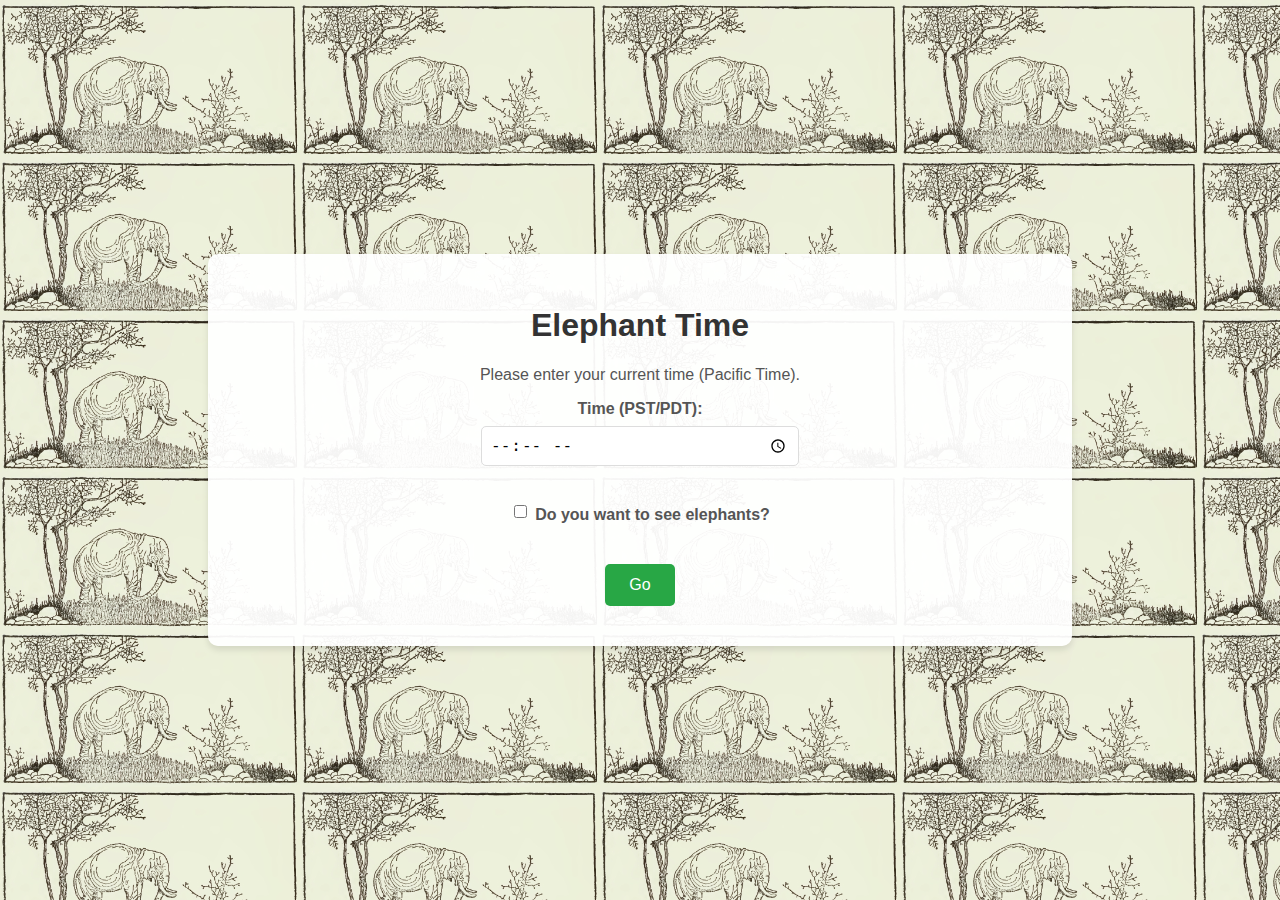
<file: index.html>
<!DOCTYPE html>
<html lang="en">
<head>
    <meta charset="UTF-8">
    <meta name="viewport" content="width=device-width, initial-scale=1.0">
    <title>Elephant Cam Time</title>
    <link rel="stylesheet" href="style.css">
</head>
<body>

<div class="container">
    <h1>Elephant Time</h1>
    <p>Please enter your current time (Pacific Time).</p>

    <label for="timeInput">Time (PST/PDT):</label>
    <input type="time" id="timeInput" required>

    <div class="checkbox-group">
        <input type="checkbox" id="showElephants">
        <label for="showElephants">Do you want to see elephants?</label>
    </div>

    <button onclick="findElephants()">Go</button>
</div>

<script>
    function findElephants() {
        const timeInput = document.getElementById('timeInput').value;
        const wantsElephants = document.getElementById('showElephants').checked;

        if (!wantsElephants) {
            alert("Maybe next time!");
            return;
        }

        if (!timeInput) {
            alert("Please enter a time.");
            return;
        }

        // Parse input time (HH:MM)
        const [hours, minutes] = timeInput.split(':').map(Number);

        // Convert Pacific Time (approx UTC-8) to UTC
        let utcHours = (hours + 8) % 24;

        // Schedule Logic (UTC)
        // 01:00 - 05:00 UTC: Australia (11am - 3pm AEDT)
        // 05:00 - 15:00 UTC: Africa (7am - 5pm SAST)
        // 15:00 - 01:00 UTC: America (7am - 5pm PST)

        // Debugging
        console.log(`Input: ${hours}:${minutes} PST, UTC: ${utcHours}`);

        let destination = 'america.html'; // Default

        if (utcHours >= 1 && utcHours < 5) {
            destination = 'australia.html';
        } else if (utcHours >= 5 && utcHours < 15) {
            destination = 'africa.html';
        } else if (utcHours >= 15 && utcHours < 21) {
             destination = 'america.html';
        } else {
             // 21 to 24 OR 0 to 1 -> Australia is better
             // UTC 21:00 is 1pm in Australia (Daylight).
             // UTC 21:00 is 1pm PST (America, Daylight).
             // Wait, earlier logic:
             // America: 15:00 - 01:00 UTC (Daylight)
             // Australia: 21:00 - 07:00 UTC (Daylight)

             // Overlap 21:00 - 01:00.
             // We can split it.

             // Let's stick to the simpler logic I derived:
             // 01-05: Australia
             // 05-15: Africa
             // 15-01: America? No, 15-21 America.
             // 21-01: Australia covers 21-07. America covers 15-01.
             // Let's use Australia for late night US time (early morning Australia).

             // Revised Simple Schedule:
             // 05-15: Africa
             // 15-21: America
             // 21-05: Australia

             destination = 'australia.html';
        }

        window.location.href = destination;
    }
</script>

</body>
</html>
</file>
<file: style.css>
body {
    font-family: 'Segoe UI', Tahoma, Geneva, Verdana, sans-serif;
    background-color: #f0f8ff;
    /* Use the downloaded image */
    background-image: url('images/elephant_bg.jpg');
    background-repeat: repeat;
    background-size: 300px; /* Adjust size to make it "simplistic wallpaper" style */
    background-blend-mode: multiply; /* Blend with background color */

    display: flex;
    flex-direction: column;
    align-items: center;
    justify-content: center;
    min-height: 100vh;
    margin: 0;
    text-align: center;
}

.container, .cam-container {
    background: rgba(255, 255, 255, 0.95); /* Opaque white to read text clearly */
    padding: 2rem;
    border-radius: 10px;
    box-shadow: 0 4px 6px rgba(0,0,0,0.1);
    max-width: 800px;
    width: 90%;
    margin: 1rem;
}

h1 { color: #333; }
p { color: #555; }

/* Input Styles */
label { display: block; margin: 1rem 0 0.5rem; color: #555; font-weight: bold; }
input[type="time"] {
    width: 100%;
    max-width: 300px;
    padding: 0.5rem;
    font-size: 1rem;
    border: 1px solid #ddd;
    border-radius: 5px;
    display: block;
    margin: 0 auto;
}

.checkbox-group {
    margin: 1.5rem 0;
    display: flex;
    align-items: center;
    justify-content: center;
}
.checkbox-group input { margin-right: 0.5rem; }

/* Buttons */
button, .btn {
    background-color: #28a745;
    color: white;
    border: none;
    padding: 0.75rem 1.5rem;
    font-size: 1rem;
    border-radius: 5px;
    cursor: pointer;
    transition: background 0.2s;
    text-decoration: none;
    display: inline-block;
    margin: 0.5rem;
}
button:hover, .btn:hover { background-color: #218838; }

.back-btn {
    background-color: #007bff;
    margin-top: 1rem;
}
.back-btn:hover { background-color: #0069d9; }

.switch-btn {
    background-color: #ffc107;
    color: #333;
    margin-top: 1rem;
}
.switch-btn:hover { background-color: #e0a800; }

iframe {
    width: 100%;
    aspect-ratio: 16/9;
    border: none;
    border-radius: 4px;
}

/* Daily Fact Styles */
#daily-fact-container {
    margin-top: 2rem;
    width: 100%;
}

.fact-card {
    background: #fff;
    border-left: 5px solid #28a745;
    padding: 1rem;
    border-radius: 4px;
    box-shadow: 0 2px 4px rgba(0,0,0,0.1);
    text-align: left;
}

.fact-card h3 {
    margin-top: 0;
    color: #28a745;
}

.fact-image-container {
    text-align: center;
    margin-bottom: 1rem;
}

.fact-image {
    max-width: 100%;
    height: auto;
    max-height: 300px;
    border-radius: 4px;
    box-shadow: 0 2px 4px rgba(0,0,0,0.1);
}

.fact-text {
    font-size: 1.1rem;
    line-height: 1.5;
    font-style: italic;
}
</file>
